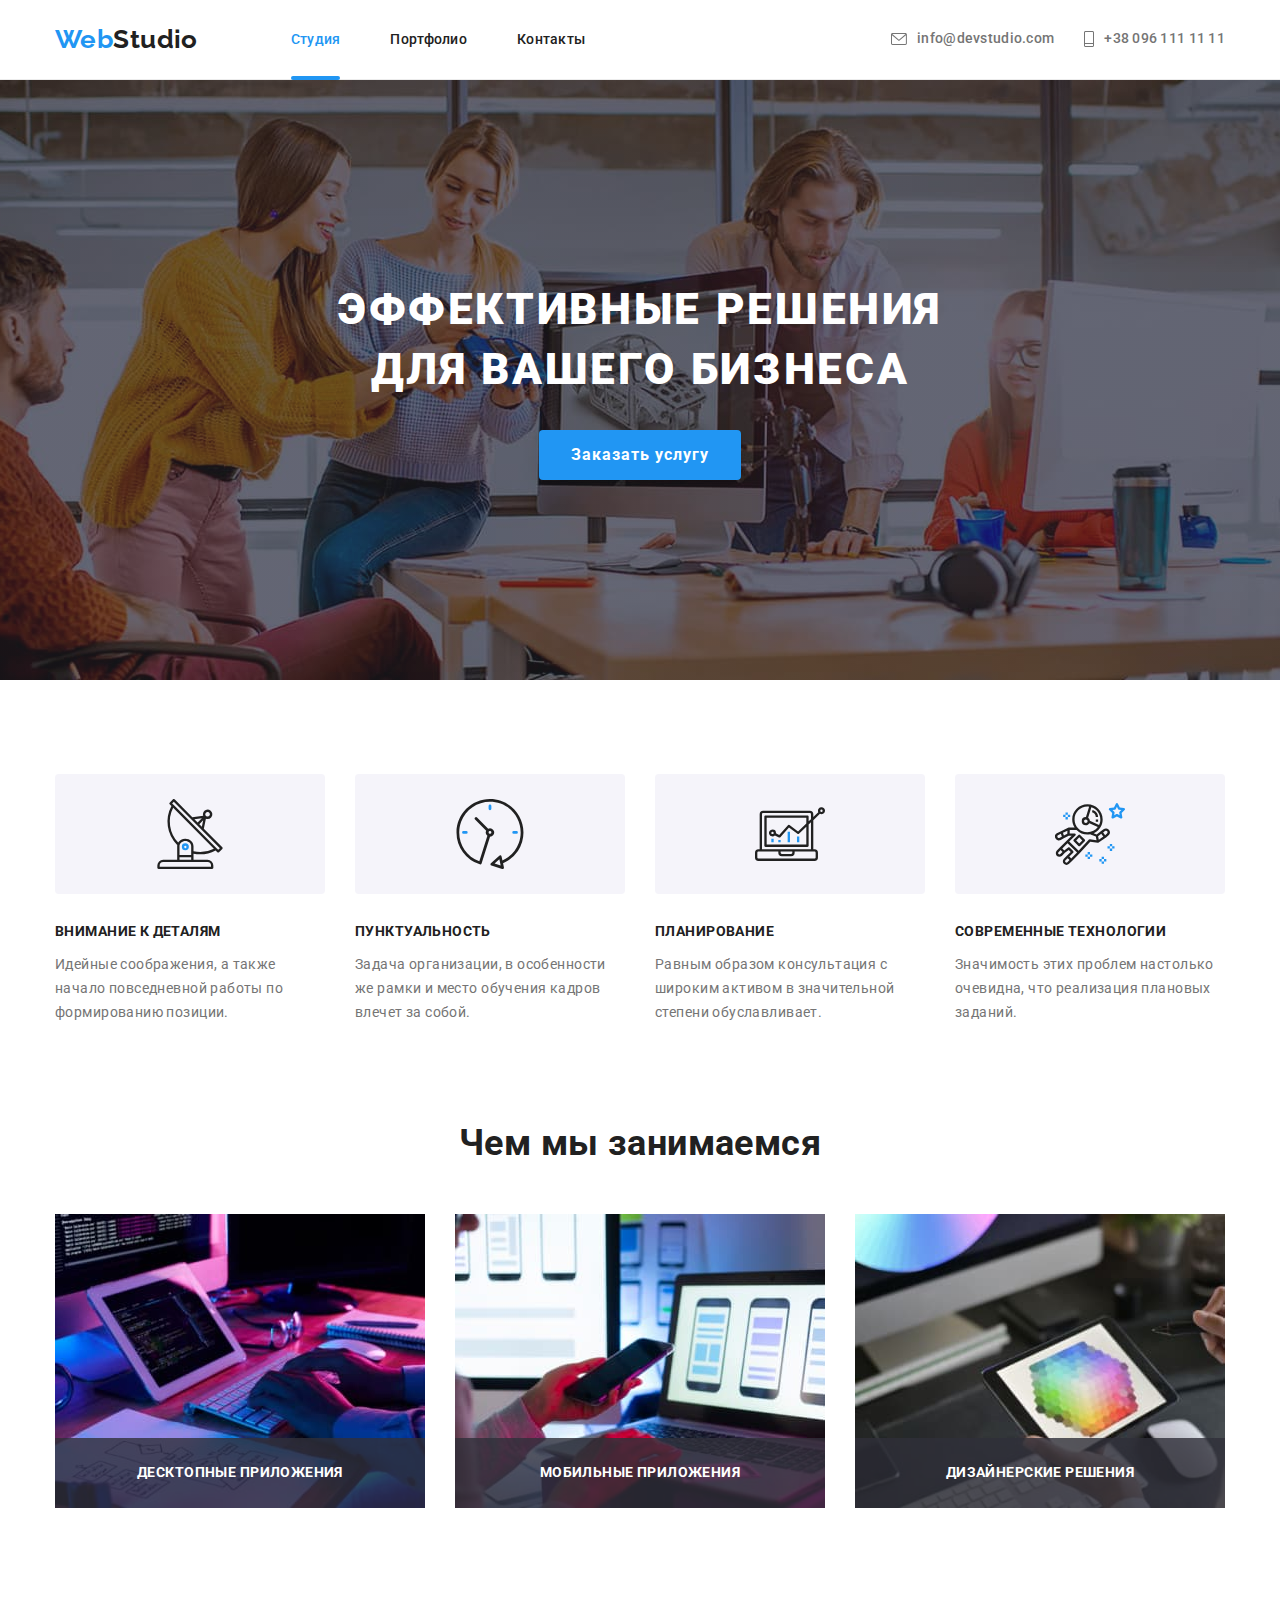
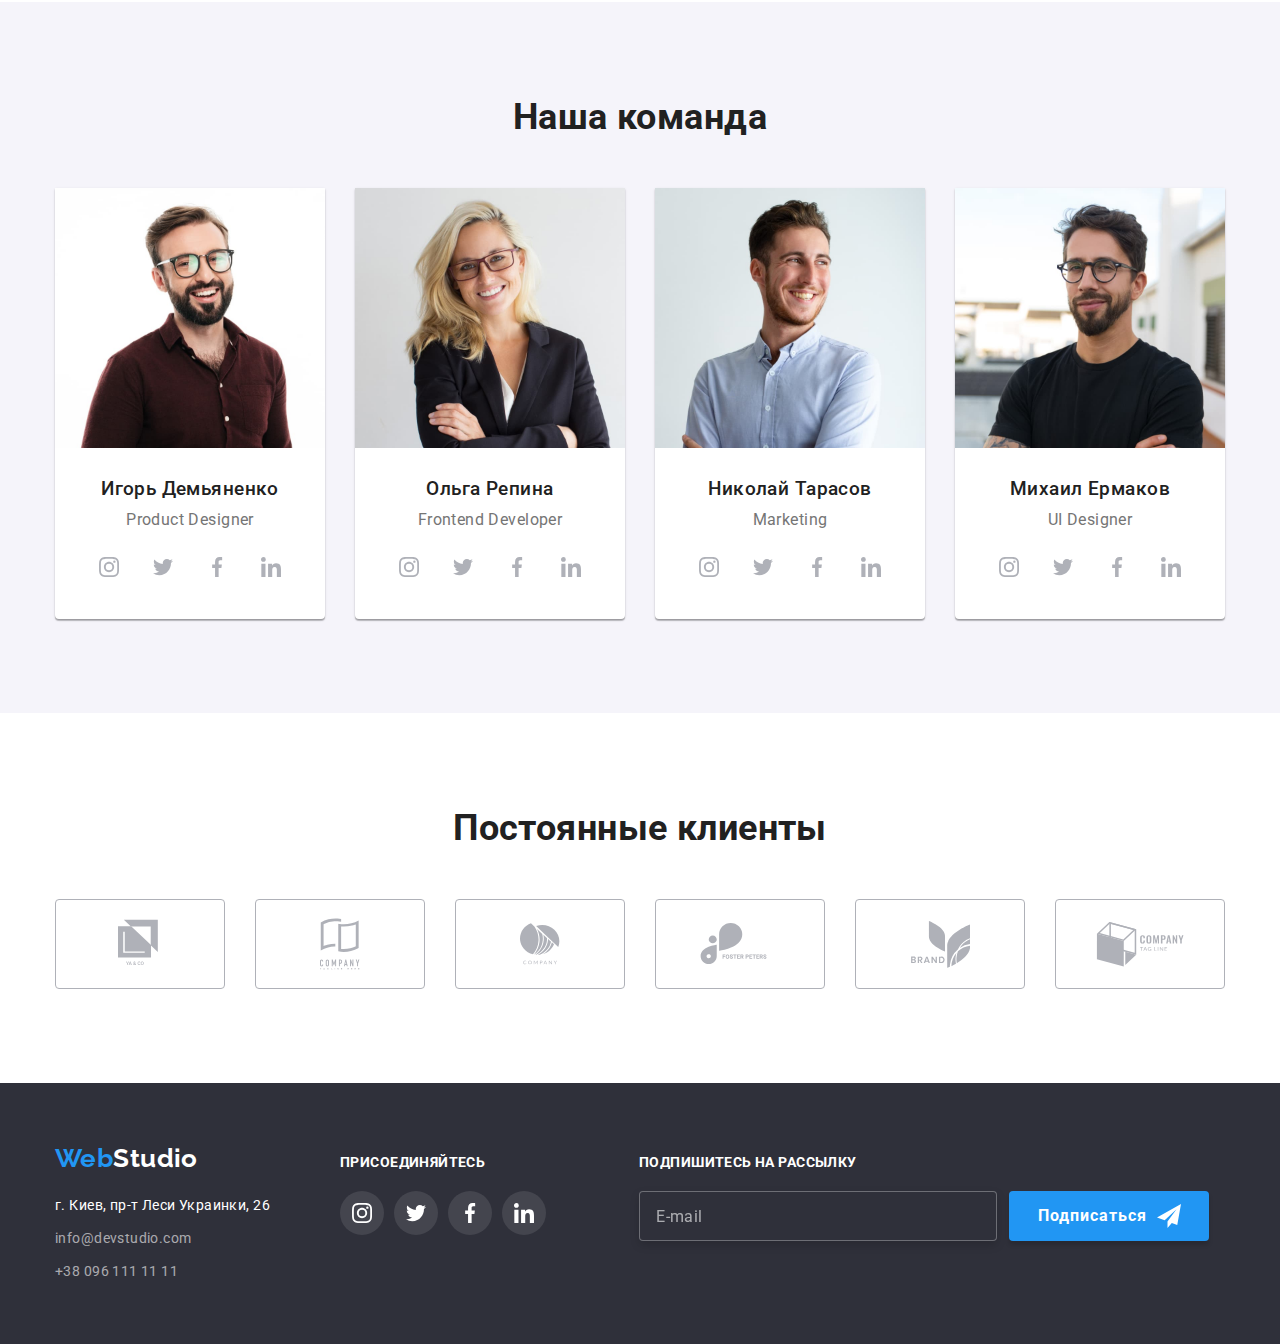
<file: index.html>
<!DOCTYPE html>
<html lang="ru">
<head>
    <meta charset="UTF-8">
    <meta name="viewport" content="width=device-width, initial-scale=1.0">
    <title>Вебстудия</title>
    <link
        href="https://fonts.googleapis.com/css2?family=Raleway:wght@700&family=Roboto:wght@400;500;700;900&display=swap"
        rel="stylesheet">
    <!-- <link rel="stylesheet" href="./CSS/normolize.css"> -->
    <link rel="stylesheet"
          href="https://cdnjs.cloudflare.com/ajax/libs/modern-normalize/1.0.0/modern-normalize.min.css">
    <link rel="stylesheet" href="./CSS/style.css">
</head>
    <body>
    <!--header-page-->
        <header class="header">
            <!--header-navigation-->
            <div class="container header-container">
                <nav class="navigation">
                    <a href="./index.html" class="logo"><span class="logo-accent">Web</span>Studio</a>
                    <ul class="site-nav list">
                        <li class="site-nav-item"><a href="./index.html" class="link menu-link current">Студия</a></li>
                        <li class="site-nav-item"><a href="./portfolio.html" target="_blank" class="link menu-link">Портфолио</a></li>
                        <li class="site-nav-item"><a href="#contacts" class="link menu-link">Контакты</a></li>
                    </ul>
                </nav>
                <!--header-contact-->
                <ul class="contact-list list">
                    <li class="item-email">
                        <a href="mailto:info@devstudio.com" class="link link-email-telephon">
                            <svg class="icon-footer-header" width="16" height="12">
                                <use href="./images/sprite.svg#envelope"></use>
                            </svg>
                            <div>info@devstudio.com</div>
                        </a>
                    </li>
                    <li class="item-email">
                        <a href="tel:+380961111111" class="link link-email-telephon">
                            <svg class="icon-footer-header" width="10" height="16">
                                <use href="./images/sprite.svg#vector"></use>
                            </svg>
                            <div>+38 096 111 11 11</div>
                        </a>
                    </li>
                </ul>
            </div>
        </header>
    <!-- main-content-page -->
        <main>
            <!--section1-page-hero-->
            <section class="hero overlay">
                <div class="hero-container">
                    <h1 class="hero-title">Эффективные решения для вашего бизнеса</h1>
                    <!--<a href="" class="link">Заказать услугу</a>-->
                    <button data-open-modal type="button" class="button button-form">Заказать услугу</button>
                </div>
            </section>
            <!--section2-page-feature-->
            <section class="section section-feature">
                <div class="container">
                    <h2 class="visually-hidden">Приемущества организации</h2>
                    <ul class="feature-list grid-list list">
                        <li class="feature-item icon-antenna">
                            <h3 class="title">Внимание к деталям</h3>
                            <p>
                                Идейные соображения, а также начало
                                повседневной работы по формированию позиции.
                            </p>
                        </li>
                        <li class="feature-item icon-clock">
                            <h3 class="title">Пунктуальность</h3>
                            <p>
                                Задача организации, в особенности же рамки
                                и место обучения кадров влечет за собой.
                            </p>
                        </li>
                        <li class="feature-item icon-diagram">
                            <h3 class="title">Планирование</h3>
                            <p>
                                Равным образом консультация с широким активом
                                в значительной степени обуславливает.
                            </p>
                        </li>
                        <li class="feature-item icon-astronaut">
                            <h3 class="title">Современные технологии</h3>
                            <p>
                                Значимость этих проблем настолько очевидна,
                                что реализация плановых заданий.
                            </p>
                        </li>
                    </ul>
                </div>
            </section>
            <!--section3-page-product-->
            <section class="section">
                <div class="container">
                    <h2 class="section-title">Чем мы занимаемся</h2>
                    <ul class="product-list grid-list list">
                        <li class="product-item">
                            <div class="thumb">
                                <img src="./images/code.jpg" alt="Фото разработки десктопных приложений" width="370">
                                <p class="label-product">Десктопные приложения</p> 
                            </div> 
                        </li>
                        <li class="product-item">
                            <div class="thumb">
                                <img src="./images/adaptive.jpg" alt="Фото разработки мобильных приложений" width="370">
                                <p class="label-product">Мобильные приложения</p> 
                            </div>
                        </li>
                        <li class="product-item">
                            <div class="thumb">
                                <img src="./images/design.jpg" alt="Фото разработки веб дизайн сайта" width="370">
                                <p class="label-product">Дизайнерские решения</p> 
                            </div>
                        </li>
                    </ul>
                </div>
            </section>
            <!--section4-page-comand-->
            <section class="section section-comand">
                <div class="container">
                    <h2 class="section-title">Наша команда</h2>
                    <ul class="comand-list grid-list list">
                        <li class="comand-item">
                            <img src="./images/igor.jpg" alt="Фото Игоря Демьяненка" width="270">
                            <h3 class="title">Игорь Демьяненко</h3>
                            <p>Product Designer</p>
                            <ul class="list social-list">
                                <li class="social-item">
                                    <a href="#" class="link">
                                        <svg class="icon" width="20" height="20">
                                            <use href="./images/sprite.svg#instagram"></use>
                                        </svg>
                                    </a>
                                </li>
                                <li class="social-item">
                                    <a href="#" class="link">
                                        <svg class="icon" width="20" height="20">
                                            <use href="./images/sprite.svg#twitter"></use>
                                        </svg>
                                    </a>
                                </li>
                                <li class="social-item">
                                    <a href="#" class="link">
                                        <svg class="icon" width="20" height="20">
                                            <use href="./images/sprite.svg#facebook"></use>
                                        </svg>
                                    </a>
                                </li>
                                <li class="social-item">
                                    <a href="#" class="link">
                                        <svg class="icon" width="20" height="20">
                                            <use href="./images/sprite.svg#linkedin"></use>
                                        </svg>
                                    </a>
                                </li>
                            </ul>
                        </li>
                        <li class="comand-item">
                            <img src="./images/olga.jpg" alt="Фото Ольги Репиной" width="270">
                            <h3 class="title">Ольга Репина</h3>
                            <p>Frontend Developer</p>
                            <ul class="list social-list">
                                <li class="social-item">
                                    <a href="#" class="link">
                                        <svg class="icon" width="20" height="20">
                                            <use href="./images/sprite.svg#instagram"></use>
                                        </svg>
                                    </a>
                                </li>
                                <li class="social-item">
                                    <a href="#" class="link">
                                        <svg class="icon" width="20" height="20">
                                            <use href="./images/sprite.svg#twitter"></use>
                                        </svg>
                                    </a>
                                </li>
                                <li class="social-item">
                                    <a href="#" class="link">
                                        <svg class="icon" width="20" height="20">
                                            <use href="./images/sprite.svg#facebook"></use>
                                        </svg>
                                    </a>
                                </li>
                                <li class="social-item">
                                    <a href="#" class="link">
                                        <svg class="icon" width="20" height="20">
                                            <use href="./images/sprite.svg#linkedin"></use>
                                        </svg>
                                    </a>
                                </li>
                            </ul>
                        </li>
                        <li class="comand-item">
                            <img src="./images/nikolay.jpg" alt="Фото Николая Тарасова" width="270">
                            <h3 class="title">Николай Тарасов</h3>
                            <p>Marketing</p>
                            <ul class="list social-list">
                                <li class="social-item">
                                    <a href="#" class="link">
                                        <svg class="icon" width="20" height="20">
                                            <use href="./images/sprite.svg#instagram"></use>
                                        </svg>
                                    </a>
                                </li>
                                <li class="social-item">
                                    <a href="#" class="link">
                                        <svg class="icon" width="20" height="20">
                                            <use href="./images/sprite.svg#twitter"></use>
                                        </svg>
                                    </a>
                                </li>
                                <li class="social-item">
                                    <a href="#" class="link">
                                        <svg class="icon" width="20" height="20">
                                            <use href="./images/sprite.svg#facebook"></use>
                                        </svg>
                                    </a>
                                </li>
                                <li class="social-item">
                                    <a href="#" class="link">
                                        <svg class="icon" width="20" height="20">
                                            <use href="./images/sprite.svg#linkedin"></use>
                                        </svg>
                                    </a>
                                </li>
                            </ul>
                        </li>
                        <li class="comand-item">
                            <img src="./images/mihail.jpg" alt="Фото Михаила Ермакова" width="270">
                            <h3 class="title">Михаил Ермаков</h3>
                            <p>UI Designer</p>
                            <ul class="list social-list">
                                <li class="social-item">
                                    <a href="#" class="link">
                                        <svg class="icon" width="20" height="20">
                                            <use href="./images/sprite.svg#instagram"></use>
                                        </svg>
                                    </a>
                                </li>
                                <li class="social-item">
                                    <a href="#" class="link">
                                        <svg class="icon" width="20" height="20">
                                            <use href="./images/sprite.svg#twitter"></use>
                                        </svg>
                                    </a>
                                </li>
                                <li class="social-item">
                                    <a href="#" class="link">
                                        <svg class="icon" width="20" height="20">
                                            <use href="./images/sprite.svg#facebook"></use>
                                        </svg>
                                    </a>
                                </li>
                                <li class="social-item">
                                    <a href="#" class="link">
                                        <svg class="icon" width="20" height="20">
                                            <use href="./images/sprite.svg#linkedin"></use>
                                        </svg>
                                    </a>
                                </li>
                            </ul>
                        </li>
                    </ul>
                </div>
            </section>
            <!--section5-page-clients-->
            <section class="section">
                <div class="container">
                    <h2 class="section-title">Постоянные клиенты</h2>
                    <ul class="grid-list list">
                        <li class="clients-item">
                            <a href="" class="link">
                                <svg class="icon" width="44" height="50">
                                    <use href="./images/sprite.svg#logo-1"></use>
                                </svg>
                            </a>
                        </li>
                        <li class="clients-item">
                            <a href="" class="link">
                                <svg class="client-icon" width="40" height="52">
                                    <use href="./images/sprite.svg#logo-2"></use>
                                </svg>
                            </a>
                        </li>
                        <li class="clients-item">
                            <a href="" class="link">
                                <svg class="client-icon" width="40" height="52">
                                    <use href="./images/sprite.svg#logo-3"></use>
                                </svg>
                            </a>
                        </li>
                        <li class="clients-item">
                            <a href="" class="link">
                                <svg class="client-icon" width="80" height="42">
                                    <use href="./images/sprite.svg#logo-4"></use>
                                </svg>
                            </a>
                        </li>
                        <li class="clients-item">
                            <a href="" class="link">
                                <svg class="client-icon" width="59" height="47">
                                    <use href="./images/sprite.svg#logo-5"></use>
                                </svg>
                            </a>
                        </li>
                        <li class="clients-item">
                            <a href="" class="link">
                                <svg class="client-icon" width="89" height="45">
                                    <use href="./images/sprite.svg#logo-6"></use>
                                </svg>
                            </a>
                        </li>
                    </ul>
                </div>
            </section>
        </main>
    <!--footer-page-->
        <footer class="footer">
        <div class="container footer-сontainer">
            <div class="adress-item">
                <a href="./index.html" class="logo logo-footer"><span class="logo-accent">Web</span>Studio</a>
                <!--footer-address-->
                <address class="footer-address" id="contacts">
                    <a href="https://goo.gl/maps/9pcNpYA6Zs79VANX6" target="_blank" class="link">г. Киев, пр-т Леси
                        Украинки, 26</a>
                    <a href="mailto:info@devstudio.com" class="link-contact link">info@devstudio.com</a>
                    <a href="tel:+380961111111" class="link-contact link">+38 096 111 11 11</a>
                </address>
            </div>
            <div class="social">
                <b class="join-footer">присоединяйтесь</b>
                <ul class="list social-list">
                    <li class="social-item">
                        <a href="#" class="link social-img-white">
                            <svg class="icon-footer-header" width="20" height="20">
                                <use href="./images/sprite.svg#instagram"></use>
                            </svg>
                        </a>
                    </li>
                    <li class="social-item">
                        <a href="#" class="link social-img-white">
                            <svg class="icon-footer-header" width="20" height="20">
                                <use href="./images/sprite.svg#twitter"></use>
                            </svg>
                        </a>
                    </li>
                    <li class="social-item">
                        <a href="#" class="link social-img-white">
                            <svg class="icon-footer-header" width="20" height="20">
                                <use href="./images/sprite.svg#facebook"></use>
                            </svg>
                        </a>
                    </li>
                    <li class="social-item">
                        <a href="#" class="link social-img-white">
                            <svg class="icon-footer-header" width="20" height="20">
                                <use href="./images/sprite.svg#linkedin"></use>
                            </svg>
                        </a>
                    </li>
                </ul>
            </div>
            <div class="subscription">
                <b class="join-footer">Подпишитесь на рассылку</b>
                <form  class="form-subscription" autocomplete="off" action="#">
                    <input class="field-email" type="email" name="email" placeholder="E-mail">
                    <button class="button-subscription" type="submit">Подписаться
                        <svg class="icon-subscription" width= "24" height="24">
                            <use href="./images/sprite.svg#send"></use>
                        </svg> 
                    </button>


                </form>
            </div>
        </div>
        </footer>
        <!-- modal-windows -->
        <div class="backdrop is-hidden" data-backdrop>
            <div class="modal">
                <button data-close-modal type="button" class="button-modal button">
                    <svg class="icon-close-modal" width= "11" height="11">
                        <use href="./images/sprite.svg#vector-close"></use>
                    </svg> 
                </button>
                <b class="form-title">Оставьте свои данные, мы вам перезвоним</b>
                <form class="form-modal" autocomplete="off" action="#">
                    <div class="form-field">
                        <label for="name">Имя</label>
                            <div class="position-icon">
                                <input 
                                class="input-name"
                                type="text" 
                                name="name" 
                                id="name" 
                                placeholder=" ">
                                <svg class="icon-form" width= "12" height="12">
                                    <use href="./images/sprite.svg#person"></use>
                                </svg>
                            </div>
                            
                    </div>
                    <div class="form-field">
                        <label for="telephone">Телефон</label>
                        <div class="position-icon">
                            <input 
                            class="input-name"
                            type="tel" 
                            name="telephone" 
                            id="telephone" 
                            placeholder=" ">
                            <svg class="icon-form" width= "14" height="14">
                                <use href="./images/sprite.svg#phone"></use>
                            </svg>
                        </div>
                    </div>
                    <div class="form-field">
                        <label for="email">Почта</label>
                        <div class="position-icon">
                            <input 
                            class="input-name"
                            type="email" 
                            name="email" 
                            id="email" 
                            placeholder=" "
                            autofocus>
                            <svg class="icon-form" width= "16" height="15">
                                <use href="./images/sprite.svg#envelope-black"></use>
                            </svg>  
                        </div>
                    </div>
                    <div class="form-field ">
                        <label for="comments">Коментарии</label>
                        <textarea class="comments input-name" placeholder="Введите текст" name="comments" id="comments"></textarea>
                    </div>
                    <label class="policy">
                        <input type="checkbox" name="policy" class="checkbox"/>
                        <span class="icon-policy"></span>
                        Соглашаюсь с рассылкой и принимаю &nbsp;<a class="agreement" href="#">Условия договора</a>
                        
                    </label>
                    <button type="submit" class="button button-form">Отправить</button>
                </form>
            </div>
          </div>
        <script>
            const refs = {
              openModalBtn: document.querySelector("[data-open-modal]"),
              closeModalBtn: document.querySelector("[data-close-modal]"),
              backdrop: document.querySelector("[data-backdrop]"),
            };
      
            refs.openModalBtn.addEventListener("click", toggleModal);
            refs.closeModalBtn.addEventListener("click", toggleModal);
      
            refs.backdrop.addEventListener("click", logBackdropClick);
      
            function toggleModal() {
              refs.backdrop.classList.toggle("is-hidden");
            }
      
            function logBackdropClick() {
              console.log("Это клик в бекдроп");
            }
          </script>
    </body>
</html>
</file>
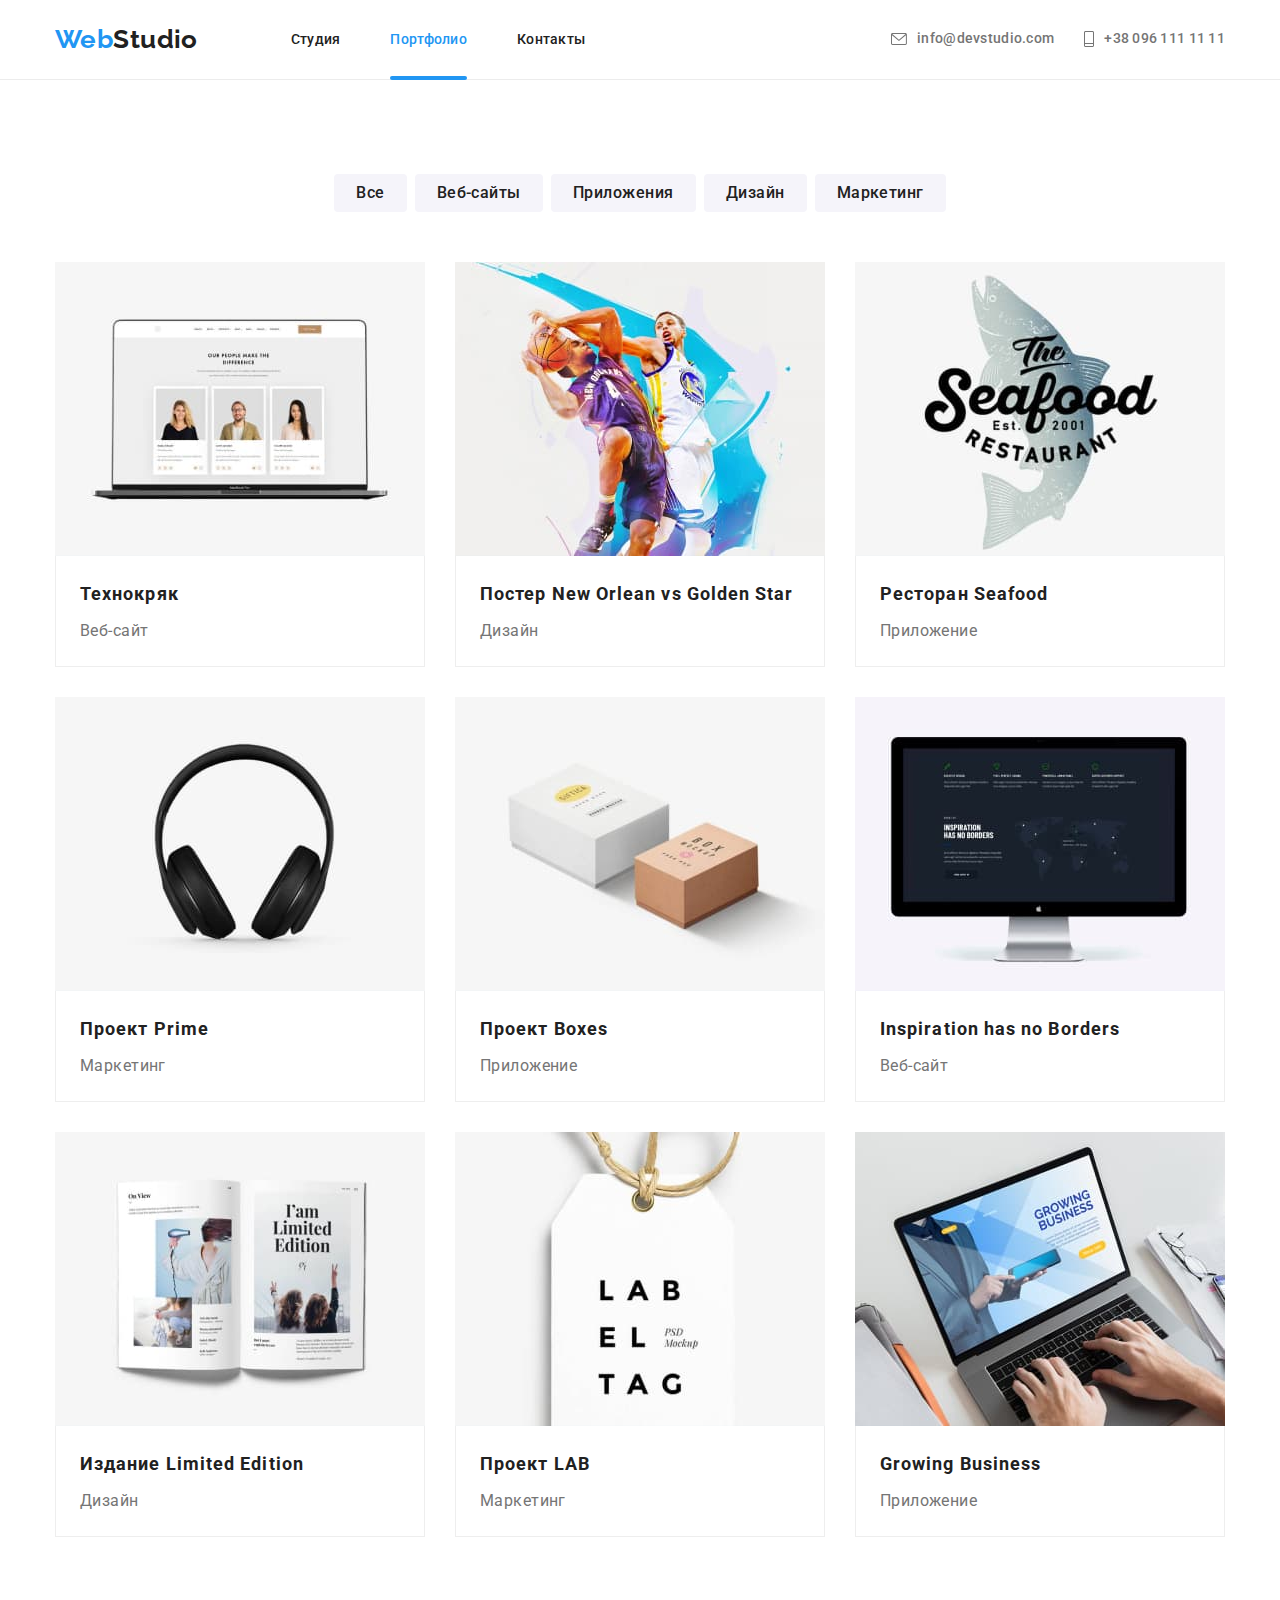
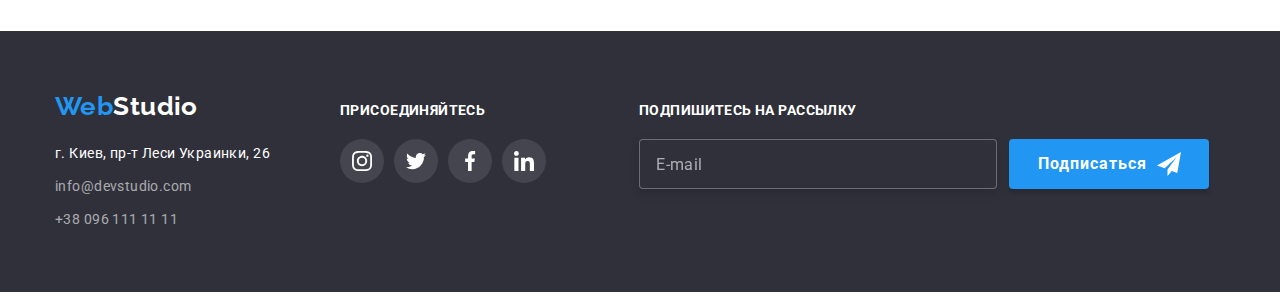
<file: portfolio.html>
<!DOCTYPE html>
<html lang="ru">
<head>
    <meta charset="UTF-8">
    <meta name="viewport" content="width=device-width, initial-scale=1.0">
    <title>Портфолио</title>
    <link href="https://fonts.googleapis.com/css2?family=Raleway:wght@700&family=Roboto:wght@400;500;700;900&display=swap" rel="stylesheet">
    <!-- <link rel="stylesheet" href="./CSS/normolize.css"> -->
    <link rel="stylesheet" href="https://cdnjs.cloudflare.com/ajax/libs/modern-normalize/1.0.0/modern-normalize.min.css">
    <link rel="stylesheet" href="./CSS/style.css">
</head>
<body>
    <!--header-page-->
    <header class="header">
        <!--header-navigation-->
        <div class="container header-container">     
        <nav class="navigation">
            <a href="./index.html" class="logo"> <span class="logo-accent">Web</span>Studio</a>
            <ul class="site-nav list">
                <li class="site-nav-item"><a href="./index.html" class="link menu-link">Студия</a></li>
                <li class="site-nav-item"><a href="./portfolio.html" target="_blank" class="link menu-link current">Портфолио</a></li>
                <li class="site-nav-item"><a href="#contacts" class="link menu-link">Контакты</a></li>
            </ul>  
        </nav>   
        <!--header-contact-->
        <ul class="contact-list list">
            <li class="item-email">
                <a href="mailto:info@devstudio.com" class="link link-email-telephon">
                    <svg class="icon-footer-header" width="16" height="12">
                        <use href="./images/sprite.svg#envelope"></use>
                    </svg>
                    <div>info@devstudio.com</div>
                </a>
            </li>
            <li class="item-email">
                <a href="tel:+380961111111" class="link link-email-telephon">
                    <svg class="icon-footer-header" width="10" height="16">
                        <use href="./images/sprite.svg#vector"></use>
                    </svg>
                    <div>+38 096 111 11 11</div>
                </a>
            </li>
        </ul>
        </div>
    </header>
    <!--main-content-portfolio-->
    <main>
        <!--section-page-portfolio-->
        <section class="section-portfolio section">
            <div class="container">
                <ul class="list-button list">
                    <li class="item-botton"><button type="button" class="button">Все</button></li>
                    <li class="item-botton"><button type="button" class="button">Веб-сайты</button></li>
                    <li class="item-botton"><button type="button" class="button">Приложения</button></li>
                    <li class="item-botton"><button type="button" class="button">Дизайн</button></li>
                    <li class="item-botton"><button type="button" class="button">Маркетинг</button></li>
                </ul>  
                <h1 hidden> Наши проекты</h1>
                <ul class="list-portfolio grid-list list">
                    <li class="item-portfolio"><a href="" class="link link-overley">
                        <div class="card-portfolio-overley">
                            <img src="./images/technocryak.jpg" alt="Скриншот веб-сайта Технокряк" width="370">
                            <p class="card-description"> Технокряк это современная площадка распространения коронавируса.
                                 Компании используют эту платформу для цифрового шпионажа и атак
                                 на защищённые сервера конкурентов.</p>
                        </div>
                        <div class="item-product">
                            <h2 class="title-portfolio">Технокряк</h2>
                            <p class="category-product">Веб-сайт</p>
                        </div>
                        </a>
                    </li>
                    <li class="item-portfolio"><a href="" class="link link-overley"> 
                        <div class="card-portfolio-overley">    
                            <img src="./images/orlean-vs-js.jpg" alt="Постер New Orlean vs Golden Star" width="370">
                            <p class="card-description"> Технокряк это современная площадка распространения коронавируса.
                                Компании используют эту платформу для цифрового шпионажа и атак
                                на защищённые сервера конкурентов.</p>
                        </div>    
                        <div class="item-product">
                            <h2 class="title-portfolio">Постер New Orlean vs Golden Star</h2>
                            <p class="category-product">Дизайн</p>
                        </div>    
                        </a>
                    </li>
                    <li class="item-portfolio"><a href="" class="link link-overley">
                        <div class="card-portfolio-overley">    
                            <img src="./images/seafood.jpg" alt="Постер приложения Ресторана Seafood" width="370">
                            <p class="card-description"> Технокряк это современная площадка распространения коронавируса.
                            Компании используют эту платформу для цифрового шпионажа и атак
                            на защищённые сервера конкурентов.</p>
                        </div>      
                        <div class="item-product">
                            <h2 class="title-portfolio">Ресторан Seafood</h2>
                            <p class="category-product">Приложение</p>
                        </div>
                        </a>    
                    </li>
                    <li class="item-portfolio"><a href="" class="link link-overley">
                        <div class="card-portfolio-overley">   
                            <img src="./images/prime.jpg" alt="Фото наушников" width="370">
                            <p class="card-description"> Технокряк это современная площадка распространения коронавируса.
                                    Компании используют эту платформу для цифрового шпионажа и атак
                                    на защищённые сервера конкурентов.</p>
                        </div>    
                        <div class="item-product">
                            <h2 class="title-portfolio">Проект Prime</h2>
                            <p class="category-product">Маркетинг</p>
                        </div>
                        </a>
                    </li>
                    <li class="item-portfolio"><a href="" class="link link-overley">
                        <div class="card-portfolio-overley">   
                            <img src="./images/boxes.jpg" alt="Фото двух коробок" width="370">
                            <p class="card-description"> Технокряк это современная площадка распространения коронавируса.
                                    Компании используют эту платформу для цифрового шпионажа и атак
                                    на защищённые сервера конкурентов.</p>
                        </div>    
                        <div class="item-product">
                            <h2 class="title-portfolio">Проект Boxes</h2>
                            <p class="category-product">Приложение</p>
                        </div>    
                        </a>    
                    </li>
                    <li class="item-portfolio"><a href="" class="link link-overley">
                        <div class="card-portfolio-overley">   
                            <img src="./images/inspiration-has-no-borders.jpg" alt="Фото манитора с сайтом Inspiration has no Borders на экране" width="370" >
                            <p class="card-description"> Технокряк это современная площадка распространения коронавируса.
                                    Компании используют эту платформу для цифрового шпионажа и атак
                                    на защищённые сервера конкурентов.</p>
                        </div>    
                        <div class="item-product">
                            <h2 class="title-portfolio">Inspiration has no Borders</h2>
                            <p class="category-product">Веб-сайт</p>
                        </div>
                        </a>
                    </li>
                    <li class="item-portfolio"><a href="" class="link link-overley">
                        <div class="card-portfolio-overley">   
                            <img src="./images/limited-edition.jpg" alt="Фото разворота журнала Limited Edition" width="370">
                            <p class="card-description"> Технокряк это современная площадка распространения коронавируса.
                                    Компании используют эту платформу для цифрового шпионажа и атак
                                    на защищённые сервера конкурентов.</p>
                        </div>    
                        <div class="item-product">
                            <h2 class="title-portfolio">Издание Limited Edition</h2>
                            <p class="category-product">Дизайн</p>
                        </div>
                        </a>
                    </li>
                    <li class="item-portfolio"><a href="" class="link link-overley">
                        <div class="card-portfolio-overley">   
                            <img src="./images/lab-project.jpg" alt="Фото белой бирки с надписью LA EL TAG" width="370">
                            <p class="card-description"> Технокряк это современная площадка распространения коронавируса.
                                    Компании используют эту платформу для цифрового шпионажа и атак
                                    на защищённые сервера конкурентов.</p>
                        </div>    
                        <div class="item-product">
                            <h2 class="title-portfolio">Проект LAB</h2>
                            <p class="category-product">Маркетинг</p>
                        </div>
                        </a>
                    </li>
                    <li class="item-portfolio"><a href="" class="link link-overley">
                        <div class="card-portfolio-overley">   
                            <img src="./images/growing-business.jpg" alt="Фото ноутбука со постером приложения Growing Business на экране" width="370">
                            <p class="card-description"> Технокряк это современная площадка распространения коронавируса.
                                    Компании используют эту платформу для цифрового шпионажа и атак
                                    на защищённые сервера конкурентов.</p>
                        </div>    
                        <div class="item-product">
                            <h2 class="title-portfolio">Growing Business</h2>
                            <p class="category-product">Приложение</p>
                        </div>
                        </a>
                    </li>
                </ul>
            </div>
        </section>
    </main>
    <!--footer-page-->
    <footer class="footer">
        <div class="container footer-сontainer">
            <div class="adress-item">
                <a href="./index.html" class="logo logo-footer"><span class="logo-accent">Web</span>Studio</a>
                <!--footer-address-->
                <address class="footer-address" id="contacts">
                    <a href="https://goo.gl/maps/9pcNpYA6Zs79VANX6" target="_blank" class="link">г. Киев, пр-т Леси
                        Украинки, 26</a>
                    <a href="mailto:info@devstudio.com" class="link-contact link">info@devstudio.com</a>
                    <a href="tel:+380961111111" class="link-contact link">+38 096 111 11 11</a>
                </address>
            </div>
            <div class="social">
                <b class="join-footer">присоединяйтесь</b>
                <ul class="list social-list">
                    <li class="social-item">
                        <a href="#" class="link social-img-white">
                            <svg class="icon-footer-header" width="20" height="20">
                                <use href="./images/sprite.svg#instagram"></use>
                            </svg>
                        </a>
                    </li>
                    <li class="social-item">
                        <a href="#" class="link social-img-white">
                            <svg class="icon-footer-header" width="20" height="20">
                                <use href="./images/sprite.svg#twitter"></use>
                            </svg>
                        </a>
                    </li>
                    <li class="social-item">
                        <a href="#" class="link social-img-white">
                            <svg class="icon-footer-header" width="20" height="20">
                                <use href="./images/sprite.svg#facebook"></use>
                            </svg>
                        </a>
                    </li>
                    <li class="social-item">
                        <a href="#" class="link social-img-white">
                            <svg class="icon-footer-header" width="20" height="20">
                                <use href="./images/sprite.svg#linkedin"></use>
                            </svg>
                        </a>
                    </li>
                </ul>
            </div>
            <div class="subscription">
                <b class="join-footer">Подпишитесь на рассылку</b>
                <form  class="form-subscription" autocomplete="off" action="#">
                    <input class="field-email" type="email" name="email" placeholder="E-mail">
                    <button class="button-subscription" type="submit">Подписаться
                        <svg class="icon-subscription" width= "24" height="24">
                            <use href="./images/sprite.svg#send"></use>
                        </svg> 
                    </button>
                </form>
            </div>
        </div>
        </footer>
</body>
</html>
</file>
<file: CSS/style.css>
/*background-color-header-page:
    background-color-header-and-images-list: #FFFFFF;
    background-hero-footer: #2F303A;
    general-background-page: #E5E5E5;
    background-section3-comand: #F5F4FA;
*/
/* font-family: 'Raleway', sans-serif;
   font-family: 'Roboto', sans-serif; 
*/
:root {
  --primary-text-color: #757575;
  --title-text-color: #212121;
  --accent-color: #2196f3;
  --primary-white-color: #ffffff;
  --contact-text-color: rgba(255, 255, 255, 0.6);
  --background-hero-footer: #2f303a;
  /* --general-background-page: #E5E5E5; */
  --background-section-comand: #f5f4fa;

  --bezier-page: cubic-bezier(0.4, 0, 0.2, 1);
}
html {
  box-sizing: border-box;
}
*,
*::before,
*::after {
  box-sizing: inherit;
}
img {
  display: block;
  max-width: 100%;
  height: auto;
}
h1,
h2,
h3,
p {
  margin-top: 0;
}
body {
  background-color: var(--primary-white-color);
  color: var(--primary-text-color);
  font-family: Roboto, sans-serif;
  font-weight: 400;
  letter-spacing: 0.03em;
  font-size: 14px;
  line-height: 1.71;
}
/* utilities */
.section {
  padding-top: 94px;
  padding-bottom: 94px;
}
.list {
  padding: 0;
  margin: 0;
  list-style: none;
}
.visually-hidden {
  position: absolute !important;
  clip: rect(1px 1px 1px 1px);
  clip: rect(1px, 1px, 1px, 1px);
  padding: 0 !important;
  border: 0 !important;
  height: 1px !important;
  width: 1px !important;
  overflow: hidden;
}
.container {
  width: 1200px;
  padding-left: 15px;
  padding-right: 15px;
  /* outline: 2px solid tomato; */
  margin: 0 auto;
}
.button {
  border-radius: 4px;
  display: inline-block;
  margin: 0;
  padding: 0;
  box-shadow: none;
  cursor: pointer;
  border: none;
}
.grid-list {
  display: flex;
  flex-wrap: wrap;
  margin-left: -30px;
  /* margin-top: -30px; */
}
/* Logo */
.logo {
  color: var(--title-text-color);
  font-family: Raleway, sans-serif;
  font-size: 26px;
  font-weight: 700;
  line-height: 1.19;
  text-decoration: none;
}
.logo-accent {
  color: var(--accent-color);
}
/* site-nav */
.site-nav {
  display: inline-flex;
}
.site-nav-item:not(:last-child) {
  margin-right: 50px;
}
.header .logo {
  margin-right: 93px;
}
.header {
  padding-top: 24px;
  padding-bottom: 24px;

  border-bottom: 1px solid #ececec;
}
.contact-list {
  display: inline-flex;
}
.item-email {
  display: flex;
}
.item-email:not(:last-child) {
  margin-right: 30px;
}
.link-email-telephon {
  display: flex;
  align-items: center;
  justify-content: center;
}
.link-email-telephon .icon-footer-header {
  margin-right: 10px;
}
.header-container {
  display: flex;
  justify-content: flex-end;
  align-items: center;
}
.navigation {
  display: flex;
  align-items: center;
  margin-right: auto;
}
.site-nav-item {
  position: relative;
}
.menu-link {
  color: var(--title-text-color);
  font-weight: 500;
  line-height: 1.14;
  text-decoration: none;
  letter-spacing: 0.02em;
  /* position: relative; */
  transition: 250ms var(--bezier-page);
}
.menu-link.current {
  color: var(--accent-color);
}
.menu-link:hover,
.menu-link:focus {
  color: var(--accent-color);
}
/* .menu-link:hover:after,
.menu-link:focus:after, */
.current::after{
  content: "";
  display: block;
  width: 100%;
  height: 4px;
  position: absolute;
  /* bottom: -31.85px; */
  bottom: -28.5px;
 
  background-color: var(--accent-color);
  border-radius: 2px;
}
.contact-list .link {
  color: var(--primary-text-color);
  font-weight: 500;
  line-height: 1.14;
  text-decoration: none;
  letter-spacing: 0.02em;

  transition: 250ms var(--bezier-page);
}
.contact-list .link:hover,
.contact-list .link:focus {
  color: var(--accent-color);
 }
/*section1-hero */
.hero,
.footer {
  background-color: var(--background-hero-footer);
}
.hero-container {
  display: inline-block;
  padding-top: 200px;
  padding-bottom: 200px;
  width: 700px;
}
.hero {
  text-align: center;
}
.hero-title {
  color: var(--primary-white-color);
  font-weight: 900;
  font-size: 44px;
  line-height: 1.36;

  letter-spacing: 0.06em;
  text-transform: uppercase;
  display: block;

  margin-bottom: 30px;
}
.button-form {
  background-color: var(--accent-color);
  color: var(--primary-white-color);
  font-weight: 700;
  font-size: 16px;
  line-height: 1.87;
  text-align: center;
  letter-spacing: 0.06em;
  text-decoration: none;

  padding: 10px 32px;
  min-width: 136px;
  box-shadow: 0px 4px 4px rgba(0, 0, 0, 0.15);

  transition: 250ms var(--bezier-page);
  
}
/* Overlay-hero*/
.overlay {
  max-width: 1600px;
  height: 600px;
  margin-left: auto;
  margin-right: auto;
  background: #c4c4c4;
  background-image: linear-gradient(
      rgba(47, 48, 58, 0.4),
      rgba(47, 48, 58, 0.4)
    ),
    url('../images/Hero-img.jpg');

  background-repeat: no-repeat;
  background-position: center;
  background-size: cover;
}
/*section2-feature */
.section-feature {
  padding-bottom: 0;
}
.feature-list .title {
  color: var(--title-text-color);
  font-weight: 700;
  font-size: 14px;
  line-height: 1.14;
  letter-spacing: 0.03em;
  text-transform: uppercase;

  margin-bottom: 10px;
}
.feature-list p {
  margin-bottom: 0;
  padding-block-start: 3px;
  padding-block-end: 3px;
}
.feature-item {
  margin-left: 30px;
  /* margin-top: 30px; */
  flex-basis: calc(100% / 4 - 30px);
}
.feature-item::before {
  display: block;
  content: '';
  height: 120px;
  background-size: 70px;
  background-repeat: no-repeat;
  background-position: center;
  background-color: #f5f4fa;
  border-radius: 4px;
  margin-bottom: 30px;
}
.icon-antenna::before {
  background-image: url(../images/antenna.svg);
}
.icon-clock::before {
  background-image: url(../images/clock.svg);
}
.icon-diagram::before {
  background-image: url(../images/diagram.svg);
}
.icon-astronaut::before {
  background-image: url(../images/astronaut.svg);
}
/*section3-product*/
.section-title {
  color: var(--title-text-color);
  font-weight: 700;
  font-size: 36px;
  line-height: 1.17;
  text-align: center;

  margin-bottom: 50px;
}
.product-item {
  margin-left: 30px;
  /* margin-bottom: 30px; */
  flex-basis: calc(100% / 3 - 30px);
}
.thumb {
  position: relative;
  z-index: -1;
}
.thumb > .label-product {
  position: absolute;
  bottom: 0;
   
  margin-bottom: 0;
  width: 100%;
  height: 70px;
  text-align: center;
  background-color:rgba(47, 48, 58, 0.8);
  
  text-transform: uppercase;
  font-weight: 700;
  padding-top: 27px;
  line-height: 1.14;
  color: var(--primary-white-color);
}
/*section4-comand*/
.section-comand {
  background-color: var(--background-section-comand);
}
.comand-list li {
  background-color: var(--primary-white-color);
  font-size: 16px;
  line-height: 1.19;
  /* padding-bottom: 30px; */
}
.comand-list .title {
  color: var(--title-text-color);
  font-weight: 500;

  margin-top: 30px;
  margin-bottom: 10px;
}
.comand-item {
  text-align: center;
  box-shadow: 0px 1px 3px rgba(0, 0, 0, 0.12), 0px 1px 1px rgba(0, 0, 0, 0.14),
    0px 2px 1px rgba(0, 0, 0, 0.2);
  border-radius: 0px 0px 4px 4px;

  margin-left: 30px;
  /* margin-top: 30px; */
  flex-basis: calc(100% / 4 - 30px);
}
.comand-item p {
  margin-bottom: 16px;
}
.social-list {
  display: flex;
  flex-wrap: wrap;
  width: 206px;
  margin-left: auto;
  margin-right: auto;
  padding-bottom: 30px;
}
.social-item:not(:last-child) {
  margin-right: 10px;
}
.social-item .link {
  display: flex;
  justify-content: center;
  align-items: center;
  height: 44px;
  width: 44px;

  color: #afb1b8;
  border-radius: 50%;

  transition: 250ms var(--bezier-page);
}
.social-item .link:hover,
.social-item .link:focus {
  background-color: var(--accent-color);
  color: var(--primary-white-color);
}
.icon {
  fill: currentColor;
}
/*section5-clients*/
.clients-item {
  margin-left: 30px;
  flex-basis: calc(100% / 6 - 30px);
  /* margin-top: 30px; */
}
.clients-item .link {
  display: flex;
  justify-content: center;
  align-items: center;
  height: 90px;
  width: 170px;
  color: #afb1b8;
  border: 1px solid #afb1b8;
  border-radius: 4px;

  transition: 250ms var(--bezier-page);
}
.clients-item .link:hover,
.clients-item .link:focus {
  border-color: var(--accent-color);
  color: var(--accent-color);
}
.client-icon {
  fill: currentColor;
}
/*section-portfolio*/
.list-button {
  display: flex;
  justify-content: center;
  margin-bottom: 50px;
}
.list-button .button {
  background-color: var(--background-section-comand);
  color: var(--title-text-color);
  font-weight: 500;
  font-size: 16px;
  line-height: 1.63;
  letter-spacing: 0.03em;

  padding: 6px 22px;
  border-color: var(--background-section-comand);
}
.item-botton {
  margin-right: 8px;
}
.item-botton:last-child {
  margin-right: 0;
}
.list-button .button{
  transition: 250ms var(--bezier-page);
}
.list-button .button:hover,
.list-button .button:focus {
  background-color: var(--accent-color);
  color: var(--primary-white-color);
  border-color: var(--accent-color);
  box-shadow: 0px 3px 1px rgba(0, 0, 0, 0.1), 0px 1px 2px rgba(0, 0, 0, 0.08),
    0px 2px 2px rgba(0, 0, 0, 0.12);
}
.list-portfolio {
  margin-top: -30px;
}
.list-portfolio .link {
  display: block;
  text-decoration: none;
}
.item-portfolio {
  margin-left: 30px;
  margin-top: 30px;
  flex-basis: calc(100% / 3 - 30px);

  background-color: var(--primary-white-color);
}
.item-portfolio .link {
 transition: 250ms var(--bezier-page);
}
.item-portfolio .link:hover,
.item-portfolio .link:focus {
  box-shadow: 0px 1px 1px rgba(0, 0, 0, 0.12), 0px 4px 4px rgba(0, 0, 0, 0.06),
    1px 4px 6px rgba(0, 0, 0, 0.16);
}
.title-portfolio {
  color: var(--title-text-color);
  font-weight: 700;
  font-size: 18px;
  line-height: 2;
  text-decoration: none;
  letter-spacing: 0.06em;

  margin-bottom: 4px;
}
.category-product {
  color: var(--primary-text-color);
  font-size: 16px;
  line-height: 1.88;

  margin-bottom: 0;
}
.item-product {
  padding: 20px 24px;
  border-bottom: 1px solid #eeeeee;
  border-left: 1px solid #eeeeee;
  border-right: 1px solid #eeeeee;
}
.card-portfolio-overley {
  position: relative;
  overflow: hidden;
}
.card-description {
  position: absolute;
  top: 0;
  left: 0;
  width: 100%;
  height: 100%;
  background: rgba(33, 150, 243, 0.9);
  
  color: var(--primary-white-color);
  padding: 63px 24px;
  margin: 0;
  font-size: 18px;
  line-height: 1.56;

  transform: translatey(100%);
  transition: transform 250ms var(--bezier-page);
}
.link-overley:hover .card-description,
.link-overley:focus .card-description {
  transform: translatey(0);
}
/*footer-address*/
.footer {
  padding-top: 60px;
  padding-bottom: 60px;
}
.footer-сontainer .logo-footer {
  display: inline-block;
  color: var(--primary-white-color);

  margin-bottom: 20px;
}
.footer-address {
  display: flex;

  flex-direction: column;
  font-style: normal;
}
.footer-address .link {
  color: var(--primary-white-color);
  text-decoration: none;
  margin-bottom: 9px;
  width: max-content;
}
.footer-address .link-contact {
  color: var(--contact-text-color);

  transition: 250ms var(--bezier-page);
}
.link-contact:last-child {
  margin-bottom: 0px;
}
.footer-address .link-contact:hover,
.footer-address .link-contact:focus {
  color: var(--accent-color);
}
.social {
  margin-left: 70px;
}
.join-footer {
  display: block;
  text-transform: uppercase;
  color: var(--primary-white-color);
  line-height: 1.14;

  margin-bottom: 20px;
}
.footer-сontainer {
  display: flex;
  align-items: baseline;
}
.social .social-list {
  padding-bottom: 0px;
}
.social-item .social-img-white {
  background-color: rgba(255, 255, 255, 0.1);
  color: var(--primary-white-color);

  transition: 250ms var(--bezier-page);
}
.icon-footer-header {
  fill: currentColor;
}
.social-item .social-img-white:focus,
.social-item .social-img-white:hover {
  background-color: var(--accent-color);
}
.subscription {
  margin-left: 93px;
}
.field-email {
  width: 358px;
  height: 50px;
  margin: 0;
  display: flex;

  border: 1px solid rgba(255, 255, 255, 0.3);
  filter: drop-shadow(0px 4px 4px rgba(0, 0, 0, 0.15));
  border-radius: 4px;
  background-color: #2F303A;

  font-size: 16px;
  line-height: 1.25;
  padding-left: 16px;
  padding-right: 0;
  letter-spacing: 0.03em;
  color: var(--contact-text-color);

  transition: 250ms var(--bezier-page);
}
.field-email::placeholder {
  color: var(--contact-text-color);
}
.form-subscription {
  display: flex;
}
.button-subscription {
  width: 200px;
  height: 50px;
  margin-left: 12px;
  padding: 0;
    
  display: flex;
  align-items: center;
  padding-left: 29px;
  
  border: none;
  background: var(--accent-color);
  box-shadow: 0px 4px 4px rgba(0, 0, 0, 0.15);
  border-radius: 4px;
  cursor: pointer;

  color: var(--primary-white-color);
  font-weight: 700;
  font-size: 16px;
  line-height: 1.86;
  letter-spacing: 0.06em;

  transition: 250ms var(--bezier-page);
}
.button-subscription:hover,
.button-subscription:focus {
  background: var(--primary-white-color);
  color: var(--accent-color);
}
.icon-subscription {
  margin-left: 10px;
  fill: currentColor;
}
/* modal-window-css*/
.backdrop {
  position: fixed;
  top: 0;
  left: 0;
  width: 100%;
  height: 100%;
  background: rgba(0, 0, 0, 0.2);
  
  opacity: 1;
  transition: all 250ms var(--bezier-page);
}
.backdrop.is-hidden {
  opacity: 0;
  pointer-events: none;
}
.backdrop.is-hidden .modal {
  transform: translate(-50%, -50%) scale(1.5);
  transition: transform 250ms var(--bezier-page);
}
.modal {
  position: absolute;
  top: 50%;
  left: 50%;
  transform: translate(-50%, -50%) scale(1);
  z-index: 2;
  min-height: 581px;
  min-width: 528px;
  /* padding: 15px; */

  background-color: #fff;
  border-radius: 4px;
  box-shadow: 0px 1px 3px rgba(0, 0, 0, 0.12), 
  0px 1px 1px rgba(0, 0, 0, 0.14),
   0px 2px 1px rgba(0, 0, 0, 0.2);
}
.button-modal {
  position: absolute;
  display: flex;
  justify-content: center;
  align-items: center;
  top: 8px;
  right: 8px;

  width: 30px;
  height: 30px;
  border-radius: 50%;
  border: 1px solid rgba(0, 0, 0, 0.1);
  background-color: var(--primary-white-color);
}
.icon-close-modal{
  fill: #000000;
}
.button-modal:hover,
.button-modal:focus { 
  color: var(--accent-color);
}
.icon-close-modal{
  fill: currentColor;
}
.form-title {
  display: block;
  margin-top: 40px;
  text-align: center;
  margin-bottom: 12px;
  
  font-weight: 700;
  font-size: 20px;
  line-height: 1.15;
  
  color: var(--title-text-color);
}
.form-field {
  display: flex;
  flex-direction:column;
  margin-left: 40px;
  margin-right: 40px;
}
.position-icon {
  position: relative;
  display: flex;
  flex-direction:column;
}
.form-field:nth-child(-n+3) {
  margin-bottom: 10px;
}
.form-field label {
  margin-bottom: 4px;
  font-size: 12px;
  line-height: 1.17;
  letter-spacing: 0.01em;
}
.input-name {
  height: 40px;
  border: 1px solid rgba(33, 33, 33, 0.2);
  border-radius: 4px;
  padding-left: 45px;
  cursor: pointer;

  transition: 250ms var(--bezier-page);
}
.comments.input-name {
  height: 120px;
  resize: none;
}
.icon-form {
position: absolute;
top: 50%;
left: 14px;
transform: translateY(-50%);
transition: 250ms var(--bezier-page);
}
.input-name:focus + .icon-form,
.input-name:hover + .icon-form{
  fill: var(--accent-color);
}
.input-name:focus,
.input-name:hover {
  border-color: var(--accent-color);
 }
.input-name:focus {
  outline: none; 
}
.comments {
  padding: 12px 16px;
  
  line-height: 1.14;
  letter-spacing: 0.01em;
}
.comments::placeholder {
  color: rgba(117, 117, 117, 0.5);
  
  line-height: 1.14;
  letter-spacing: 0.01em;
}
.form-modal .button-form {
  display: block;
  margin-top: 30px;
  margin-right: auto;
  margin-left: auto;

  width: 200px;
  height: 50px;
  border-radius: 4px;
  padding: 10px 55px;
  border: 1px solid var(--accent-color);
  
  transition: 250ms var(--bezier-page);
}
.button-form:hover,
.button-form:focus {
  background: var(--primary-white-color);
  color: var(--accent-color);
}  
.form-modal .button-form:hover,
.form-modal .button-form:focus {
  border: 1px solid var(--accent-color);
}

.policy {
  display: flex;
  align-items: center;
  justify-content: center;
  margin-top: 20px;

}
.checkbox {
  /* -webkit-appearance: none;
  -moz-appearance: none;
  appearance: none;
  position: absolute; */

  position: absolute;
  width: 1px;
  height: 1px;
  margin: -1px;
  border: 0;
  padding: 0;
  clip: rect(0 0 0 0);
  overflow: hidden;
}
.icon-policy {
  display: inline-block;
  min-width: 16px;
  height: 15px;
  margin-right: 8px;
   
  border: 2px solid #000000;
  border-radius: 2px;
 }
 .checkbox:checked + .icon-policy {
  border-color: transparent;
  background-color: var(--accent-color);
  background-image: url('../images/icon-check.svg');
  background-size: contain;
  background-origin: border-box;
 }
.checkbox:focus + .icon-policy {
  border: 2px solid var(--accent-color);
  border-radius: 2px;

  transition: 250ms var(--bezier-page);
} 
.agreement{
  color: var(--accent-color);

}
</file>
<file: CSS/normolize.css>
/*! normalize.css v8.0.1 | MIT License | github.com/necolas/normalize.css */

/* Document
   ========================================================================== */

/**
 * 1. Correct the line height in all browsers.
 * 2. Prevent adjustments of font size after orientation changes in iOS.
 */

 html {
    line-height: 1.15; /* 1 */
    -webkit-text-size-adjust: 100%; /* 2 */
  }
  
  /* Sections
     ========================================================================== */
  
  /**
   * Remove the margin in all browsers.
   */
  
  body {
    margin: 0;
  }
  
  /**
   * Render the `main` element consistently in IE.
   */
  
  main {
    display: block;
  }
  
  /**
   * Correct the font size and margin on `h1` elements within `section` and
   * `article` contexts in Chrome, Firefox, and Safari.
   */
  
  h1 {
    font-size: 2em;
    margin: 0.67em 0;
  }
  
  /* Grouping content
     ========================================================================== */
  
  /**
   * 1. Add the correct box sizing in Firefox.
   * 2. Show the overflow in Edge and IE.
   */
  
  hr {
    box-sizing: content-box; /* 1 */
    height: 0; /* 1 */
    overflow: visible; /* 2 */
  }
  
  /**
   * 1. Correct the inheritance and scaling of font size in all browsers.
   * 2. Correct the odd `em` font sizing in all browsers.
   */
  
  pre {
    font-family: monospace, monospace; /* 1 */
    font-size: 1em; /* 2 */
  }
  
  /* Text-level semantics
     ========================================================================== */
  
  /**
   * Remove the gray background on active links in IE 10.
   */
  
  a {
    background-color: transparent;
  }
  
  /**
   * 1. Remove the bottom border in Chrome 57-
   * 2. Add the correct text decoration in Chrome, Edge, IE, Opera, and Safari.
   */
  
  abbr[title] {
    border-bottom: none; /* 1 */
    text-decoration: underline; /* 2 */
    text-decoration: underline dotted; /* 2 */
  }
  
  /**
   * Add the correct font weight in Chrome, Edge, and Safari.
   */
  
  b,
  strong {
    font-weight: bolder;
  }
  
  /**
   * 1. Correct the inheritance and scaling of font size in all browsers.
   * 2. Correct the odd `em` font sizing in all browsers.
   */
  
  code,
  kbd,
  samp {
    font-family: monospace, monospace; /* 1 */
    font-size: 1em; /* 2 */
  }
  
  /**
   * Add the correct font size in all browsers.
   */
  
  small {
    font-size: 80%;
  }
  
  /**
   * Prevent `sub` and `sup` elements from affecting the line height in
   * all browsers.
   */
  
  sub,
  sup {
    font-size: 75%;
    line-height: 0;
    position: relative;
    vertical-align: baseline;
  }
  
  sub {
    bottom: -0.25em;
  }
  
  sup {
    top: -0.5em;
  }
  
  /* Embedded content
     ========================================================================== */
  
  /**
   * Remove the border on images inside links in IE 10.
   */
  
  img {
    border-style: none;
  }
  
  /* Forms
     ========================================================================== */
  
  /**
   * 1. Change the font styles in all browsers.
   * 2. Remove the margin in Firefox and Safari.
   */
  
  button,
  input,
  optgroup,
  select,
  textarea {
    font-family: inherit; /* 1 */
    font-size: 100%; /* 1 */
    line-height: 1.15; /* 1 */
    margin: 0; /* 2 */
  }
  
  /**
   * Show the overflow in IE.
   * 1. Show the overflow in Edge.
   */
  
  button,
  input { /* 1 */
    overflow: visible;
  }
  
  /**
   * Remove the inheritance of text transform in Edge, Firefox, and IE.
   * 1. Remove the inheritance of text transform in Firefox.
   */
  
  button,
  select { /* 1 */
    text-transform: none;
  }
  
  /**
   * Correct the inability to style clickable types in iOS and Safari.
   */
  
  button,
  [type="button"],
  [type="reset"],
  [type="submit"] {
    -webkit-appearance: button;
  }
  
  /**
   * Remove the inner border and padding in Firefox.
   */
  
  button::-moz-focus-inner,
  [type="button"]::-moz-focus-inner,
  [type="reset"]::-moz-focus-inner,
  [type="submit"]::-moz-focus-inner {
    border-style: none;
    padding: 0;
  }
  
  /**
   * Restore the focus styles unset by the previous rule.
   */
  
  button:-moz-focusring,
  [type="button"]:-moz-focusring,
  [type="reset"]:-moz-focusring,
  [type="submit"]:-moz-focusring {
    outline: 1px dotted ButtonText;
  }
  
  /**
   * Correct the padding in Firefox.
   */
  
  fieldset {
    padding: 0.35em 0.75em 0.625em;
  }
  
  /**
   * 1. Correct the text wrapping in Edge and IE.
   * 2. Correct the color inheritance from `fieldset` elements in IE.
   * 3. Remove the padding so developers are not caught out when they zero out
   *    `fieldset` elements in all browsers.
   */
  
  legend {
    box-sizing: border-box; /* 1 */
    color: inherit; /* 2 */
    display: table; /* 1 */
    max-width: 100%; /* 1 */
    padding: 0; /* 3 */
    white-space: normal; /* 1 */
  }
  
  /**
   * Add the correct vertical alignment in Chrome, Firefox, and Opera.
   */
  
  progress {
    vertical-align: baseline;
  }
  
  /**
   * Remove the default vertical scrollbar in IE 10+.
   */
  
  textarea {
    overflow: auto;
  }
  
  /**
   * 1. Add the correct box sizing in IE 10.
   * 2. Remove the padding in IE 10.
   */
  
  [type="checkbox"],
  [type="radio"] {
    box-sizing: border-box; /* 1 */
    padding: 0; /* 2 */
  }
  
  /**
   * Correct the cursor style of increment and decrement buttons in Chrome.
   */
  
  [type="number"]::-webkit-inner-spin-button,
  [type="number"]::-webkit-outer-spin-button {
    height: auto;
  }
  
  /**
   * 1. Correct the odd appearance in Chrome and Safari.
   * 2. Correct the outline style in Safari.
   */
  
  [type="search"] {
    -webkit-appearance: textfield; /* 1 */
    outline-offset: -2px; /* 2 */
  }
  
  /**
   * Remove the inner padding in Chrome and Safari on macOS.
   */
  
  [type="search"]::-webkit-search-decoration {
    -webkit-appearance: none;
  }
  
  /**
   * 1. Correct the inability to style clickable types in iOS and Safari.
   * 2. Change font properties to `inherit` in Safari.
   */
  
  ::-webkit-file-upload-button {
    -webkit-appearance: button; /* 1 */
    font: inherit; /* 2 */
  }
  
  /* Interactive
     ========================================================================== */
  
  /*
   * Add the correct display in Edge, IE 10+, and Firefox.
   */
  
  details {
    display: block;
  }
  
  /*
   * Add the correct display in all browsers.
   */
  
  summary {
    display: list-item;
  }
  
  /* Misc
     ========================================================================== */
  
  /**
   * Add the correct display in IE 10+.
   */
  
  template {
    display: none;
  }
  
  /**
   * Add the correct display in IE 10.
   */
  
  [hidden] {
    display: none;
  }
</file>
